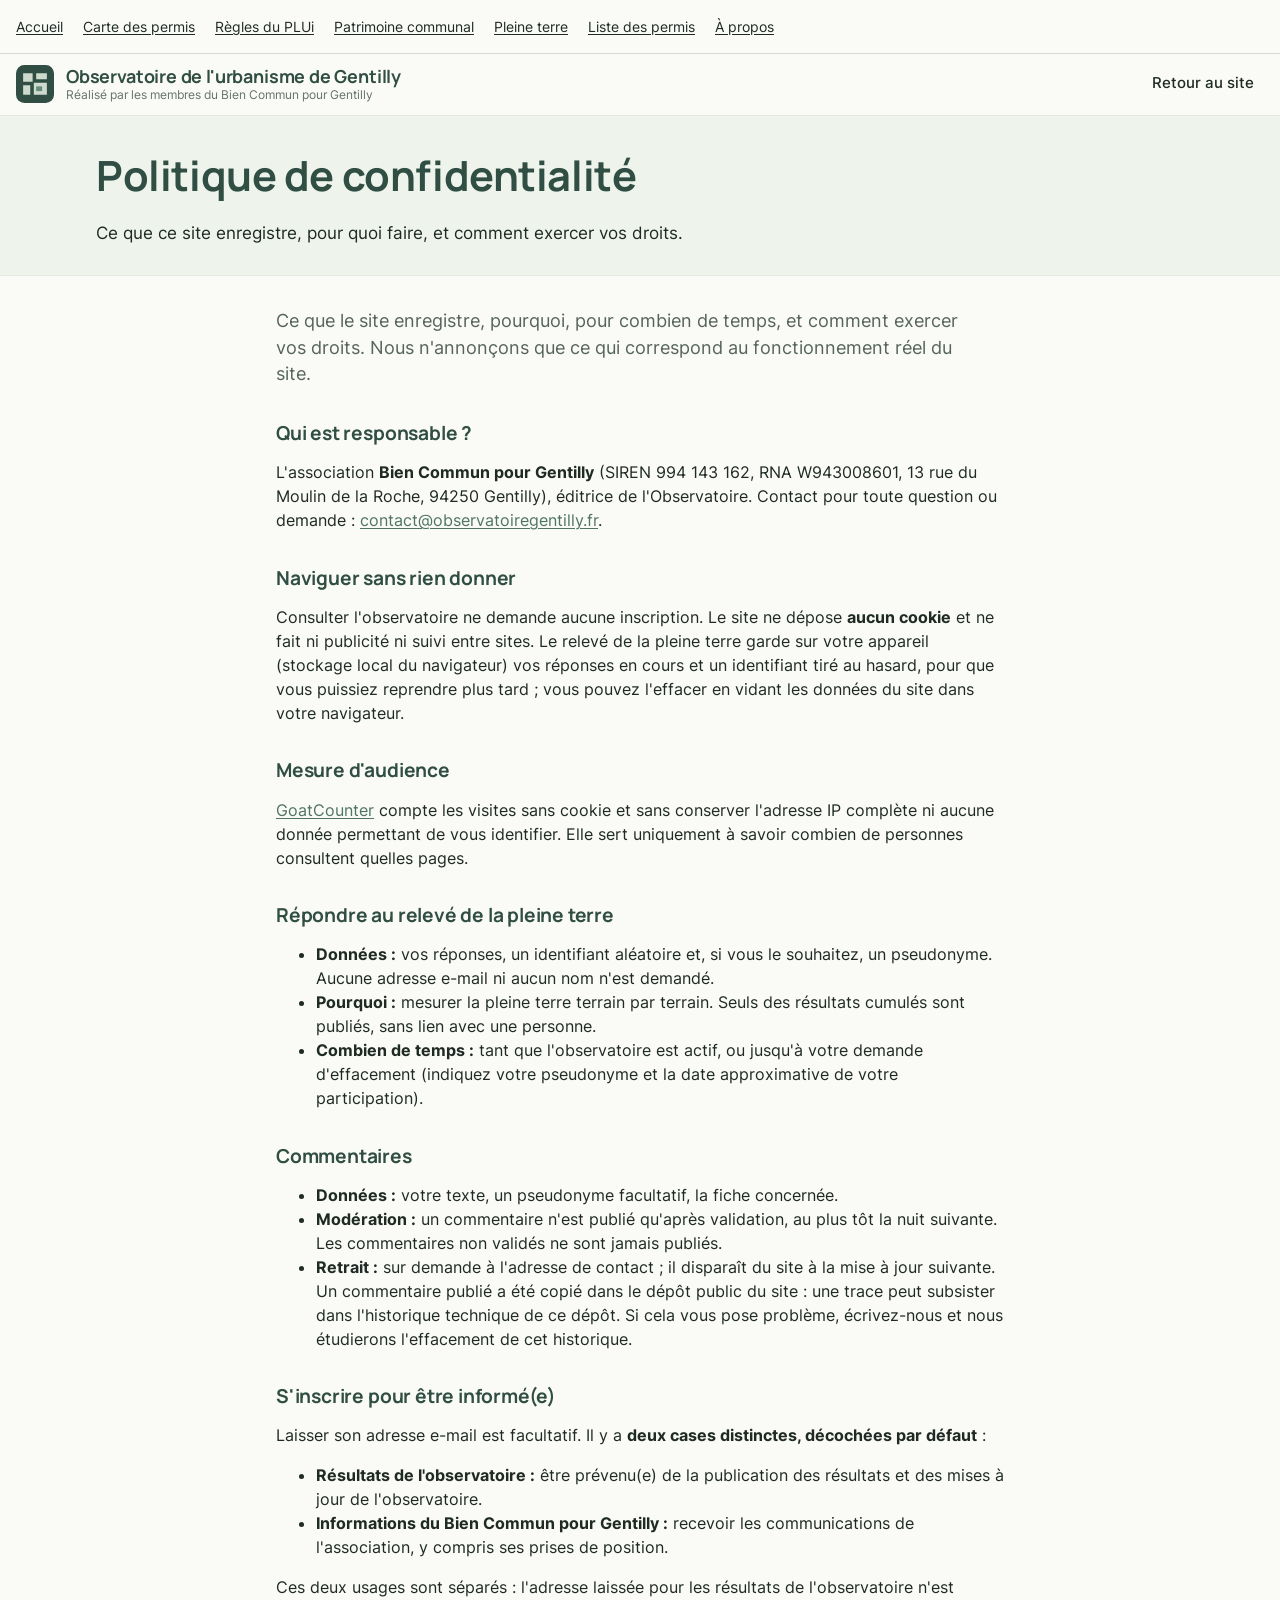
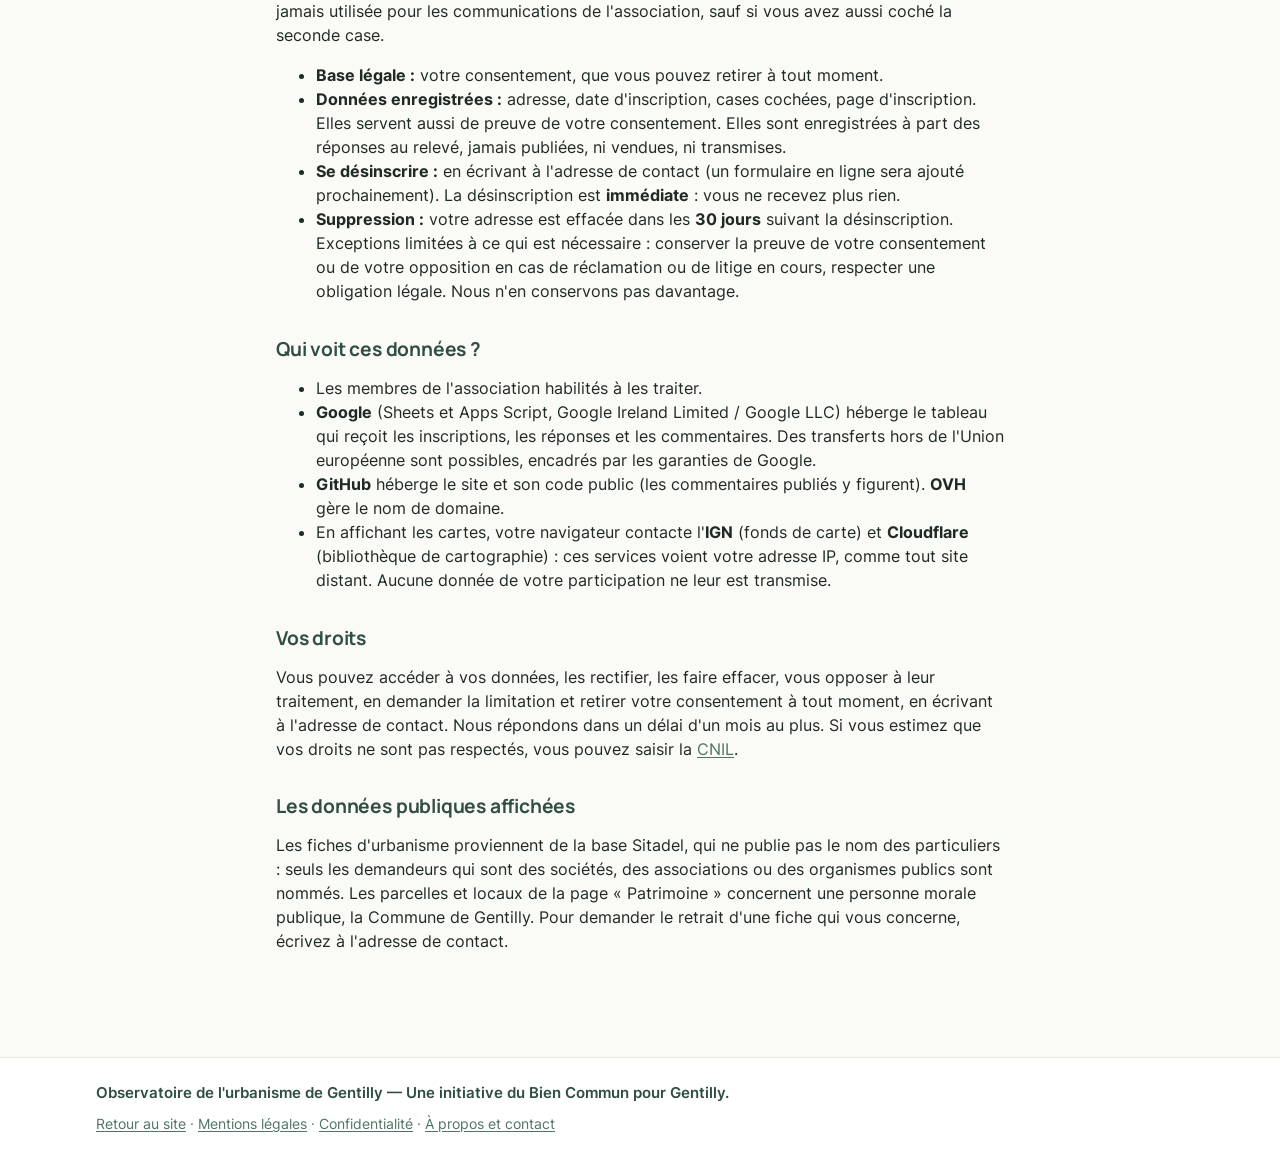
<file: confidentialite.html>
<!doctype html>
<html lang="fr">
<head>
  <meta charset="utf-8">
  <meta name="viewport" content="width=device-width, initial-scale=1">
  <meta http-equiv="Content-Security-Policy" content="default-src 'self'; script-src 'self' https://cdnjs.cloudflare.com https://gc.zgo.at; style-src 'self' 'unsafe-inline' https://cdnjs.cloudflare.com; img-src 'self' data: blob: https://data.geopf.fr https://cdnjs.cloudflare.com https://*.goatcounter.com; font-src 'self'; connect-src 'self' https://*.goatcounter.com; frame-src 'none'; object-src 'none'; base-uri 'self'; form-action 'self'">
  <meta name="referrer" content="strict-origin-when-cross-origin">
  <title>Politique de confidentialité · Observatoire de l'urbanisme de Gentilly</title>
  <meta name="description" content="Données personnelles collectées par l'Observatoire de l'urbanisme de Gentilly : usages, durées, droits.">
  <meta name="theme-color" content="#304e43">
  <link rel="canonical" href="https://urbanisme.observatoiregentilly.fr/confidentialite.html">
<meta property="og:type" content="website">
<meta property="og:site_name" content="Observatoire de l'urbanisme de Gentilly">
<meta property="og:title" content="Politique de confidentialité · Observatoire de l'urbanisme de Gentilly">
<meta property="og:description" content="Données personnelles collectées par l'Observatoire de l'urbanisme de Gentilly : usages, durées, droits.">
<meta property="og:url" content="https://urbanisme.observatoiregentilly.fr/confidentialite.html">
<meta property="og:locale" content="fr_FR">
<meta property="og:image" content="https://urbanisme.observatoiregentilly.fr/assets/partage.png">
<meta property="og:image:width" content="1200">
<meta property="og:image:height" content="630">
<meta property="og:image:alt" content="Observatoire de l'urbanisme de Gentilly">
<meta name="twitter:card" content="summary_large_image">
<link rel="stylesheet" href="assets/style.css">
  <link rel="stylesheet" href="assets/observatoire-vert-equilibre.css">
<style>.nav-sec{display:flex;flex-wrap:wrap;gap:6px 16px;padding:8px 14px;font-size:14px;border-bottom:1px solid rgba(128,128,128,.3)}.nav-sec a{color:inherit;text-decoration:underline;display:inline-block;padding:8px 2px}</style>
</head>
<body>
<nav class="nav-sec" aria-label="Autres rubriques"><a href="/">Accueil</a> <a href="/carte/">Carte des permis</a> <a href="/urbanisme.html">Règles du PLUi</a> <a href="/patrimoine.html">Patrimoine communal</a> <a href="/releve-pleine-terre.html">Pleine terre</a> <a href="/liste/">Liste des permis</a> <a href="/a-propos/">À propos</a></nav>
  <a class="evitement" href="#contenu">Aller au contenu</a>
  <header class="entete">
    <div class="entete-int">
      <a class="marque" href="index.html">
        <svg class="marque-picto" aria-hidden="true" focusable="false" xmlns="http://www.w3.org/2000/svg" viewBox="0 0 32 32"><rect width="32" height="32" rx="7" fill="#304e43"/><path d="M6 7h8v7H6zM17 7h9v5h-9zM6 17h6v8H6zM15 15h11v10H15z" fill="#dfeadd" opacity=".9"/><path d="M17 18h5v4h-5z" fill="#658c79"/><path d="M15.5 13.5 26 13.5" stroke="#304e43" stroke-width="1.2"/></svg><span class="marque-titre"><strong>Observatoire de l'urbanisme de Gentilly</strong><small class="signature-entete">Réalisé par les membres du Bien Commun pour Gentilly</small></span>
      </a>
      <nav class="nav" aria-label="Navigation"><a href="index.html">Retour au site</a></nav>
    </div>
  </header>
  <main id="contenu">
    <div class="bandeau">
      <div class="bandeau-int">
        <h1>Politique de confidentialité</h1>
        <p class="sous-titre">Ce que ce site enregistre, pour quoi faire, et comment exercer vos droits.</p>
      </div>
    </div>
    <div class="conteneur texte">
      <p class="chapeau">Ce que le site enregistre, pourquoi, pour combien de temps, et comment exercer vos droits. Nous n'annonçons que ce qui correspond au fonctionnement réel du site.</p>

      <h2>Qui est responsable ?</h2>
      <p>L'association <strong>Bien Commun pour Gentilly</strong> (SIREN 994 143 162, RNA W943008601, 13 rue du Moulin de la Roche, 94250 Gentilly), éditrice de l'Observatoire. Contact pour toute question ou demande : <a href="mailto:contact@observatoiregentilly.fr">contact@observatoiregentilly.fr</a>.</p>

      <h2>Naviguer sans rien donner</h2>
      <p>Consulter l'observatoire ne demande aucune inscription. Le site ne dépose <strong>aucun cookie</strong> et ne fait ni publicité ni suivi entre sites. Le relevé de la pleine terre garde sur votre appareil (stockage local du navigateur) vos réponses en cours et un identifiant tiré au hasard, pour que vous puissiez reprendre plus tard ; vous pouvez l'effacer en vidant les données du site dans votre navigateur.</p>

      <h2>Mesure d'audience</h2>
      <p><a href="https://www.goatcounter.com" target="_blank" rel="noopener">GoatCounter</a> compte les visites sans cookie et sans conserver l'adresse IP complète ni aucune donnée permettant de vous identifier. Elle sert uniquement à savoir combien de personnes consultent quelles pages.</p>

      <h2>Répondre au relevé de la pleine terre</h2>
      <ul>
        <li><strong>Données :</strong> vos réponses, un identifiant aléatoire et, si vous le souhaitez, un pseudonyme. Aucune adresse e-mail ni aucun nom n'est demandé.</li>
        <li><strong>Pourquoi :</strong> mesurer la pleine terre terrain par terrain. Seuls des résultats cumulés sont publiés, sans lien avec une personne.</li>
        <li><strong>Combien de temps :</strong> tant que l'observatoire est actif, ou jusqu'à votre demande d'effacement (indiquez votre pseudonyme et la date approximative de votre participation).</li>
      </ul>

      <h2>Commentaires</h2>
      <ul>
        <li><strong>Données :</strong> votre texte, un pseudonyme facultatif, la fiche concernée.</li>
        <li><strong>Modération :</strong> un commentaire n'est publié qu'après validation, au plus tôt la nuit suivante. Les commentaires non validés ne sont jamais publiés.</li>
        <li><strong>Retrait :</strong> sur demande à l'adresse de contact ; il disparaît du site à la mise à jour suivante. Un commentaire publié a été copié dans le dépôt public du site : une trace peut subsister dans l'historique technique de ce dépôt. Si cela vous pose problème, écrivez-nous et nous étudierons l'effacement de cet historique.</li>
      </ul>

      <h2>S'inscrire pour être informé(e)</h2>
      <p>Laisser son adresse e-mail est facultatif. Il y a <strong>deux cases distinctes, décochées par défaut</strong> :</p>
      <ul>
        <li><strong>Résultats de l'observatoire :</strong> être prévenu(e) de la publication des résultats et des mises à jour de l'observatoire.</li>
        <li><strong>Informations du Bien Commun pour Gentilly :</strong> recevoir les communications de l'association, y compris ses prises de position.</li>
      </ul>
      <p>Ces deux usages sont séparés : l'adresse laissée pour les résultats de l'observatoire n'est jamais utilisée pour les communications de l'association, sauf si vous avez aussi coché la seconde case.</p>
      <ul>
        <li><strong>Base légale :</strong> votre consentement, que vous pouvez retirer à tout moment.</li>
        <li><strong>Données enregistrées :</strong> adresse, date d'inscription, cases cochées, page d'inscription. Elles servent aussi de preuve de votre consentement. Elles sont enregistrées à part des réponses au relevé, jamais publiées, ni vendues, ni transmises.</li>
        <li><strong>Se désinscrire :</strong> en écrivant à l'adresse de contact (un formulaire en ligne sera ajouté prochainement). La désinscription est <strong>immédiate</strong> : vous ne recevez plus rien.</li>
        <li><strong>Suppression :</strong> votre adresse est effacée dans les <strong>30 jours</strong> suivant la désinscription. Exceptions limitées à ce qui est nécessaire : conserver la preuve de votre consentement ou de votre opposition en cas de réclamation ou de litige en cours, respecter une obligation légale. Nous n'en conservons pas davantage.</li>
      </ul>

      <h2>Qui voit ces données ?</h2>
      <ul>
        <li>Les membres de l'association habilités à les traiter.</li>
        <li><strong>Google</strong> (Sheets et Apps Script, Google Ireland Limited / Google LLC) héberge le tableau qui reçoit les inscriptions, les réponses et les commentaires. Des transferts hors de l'Union européenne sont possibles, encadrés par les garanties de Google.</li>
        <li><strong>GitHub</strong> héberge le site et son code public (les commentaires publiés y figurent). <strong>OVH</strong> gère le nom de domaine.</li>
        <li>En affichant les cartes, votre navigateur contacte l'<strong>IGN</strong> (fonds de carte) et <strong>Cloudflare</strong> (bibliothèque de cartographie) : ces services voient votre adresse IP, comme tout site distant. Aucune donnée de votre participation ne leur est transmise.</li>
      </ul>

      <h2>Vos droits</h2>
      <p>Vous pouvez accéder à vos données, les rectifier, les faire effacer, vous opposer à leur traitement, en demander la limitation et retirer votre consentement à tout moment, en écrivant à l'adresse de contact. Nous répondons dans un délai d'un mois au plus. Si vous estimez que vos droits ne sont pas respectés, vous pouvez saisir la <a href="https://www.cnil.fr/fr/plaintes" target="_blank" rel="noopener">CNIL</a>.</p>

      <h2>Les données publiques affichées</h2>
      <p>Les fiches d'urbanisme proviennent de la base Sitadel, qui ne publie pas le nom des particuliers : seuls les demandeurs qui sont des sociétés, des associations ou des organismes publics sont nommés. Les parcelles et locaux de la page « Patrimoine » concernent une personne morale publique, la Commune de Gentilly. Pour demander le retrait d'une fiche qui vous concerne, écrivez à l'adresse de contact.</p>
    </div>
  </main>
  <footer class="pied">
    <div class="pied-int">
      <p class="signature">Observatoire de l'urbanisme de Gentilly — Une initiative du Bien Commun pour Gentilly.</p>
      <p><a href="index.html">Retour au site</a> · <a href="mentions-legales.html">Mentions légales</a> · <a href="confidentialite.html">Confidentialité</a> · <a href="index.html#a-propos">À propos et contact</a></p>
    </div>
  </footer>
  <script src="data/config.js"></script>
  <script src="assets/mesure.js"></script>
</body>
</html>
</file>
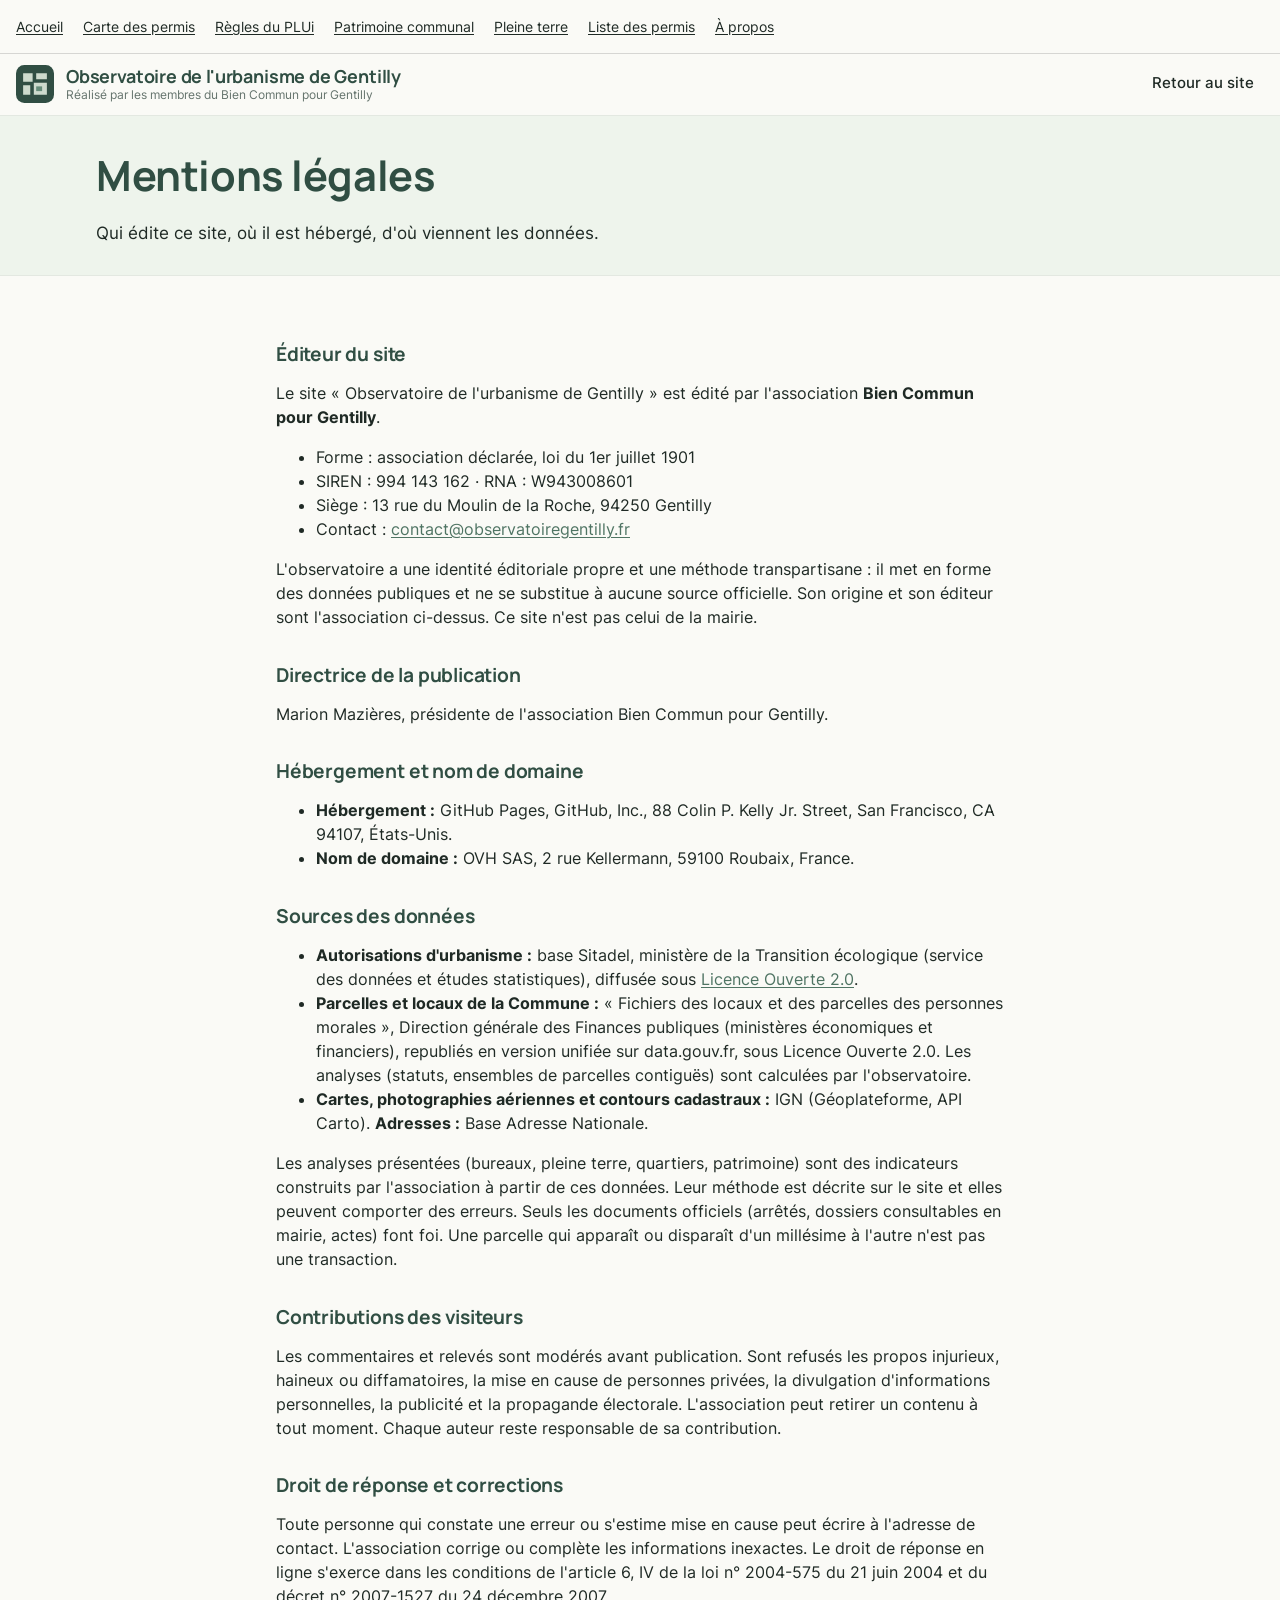
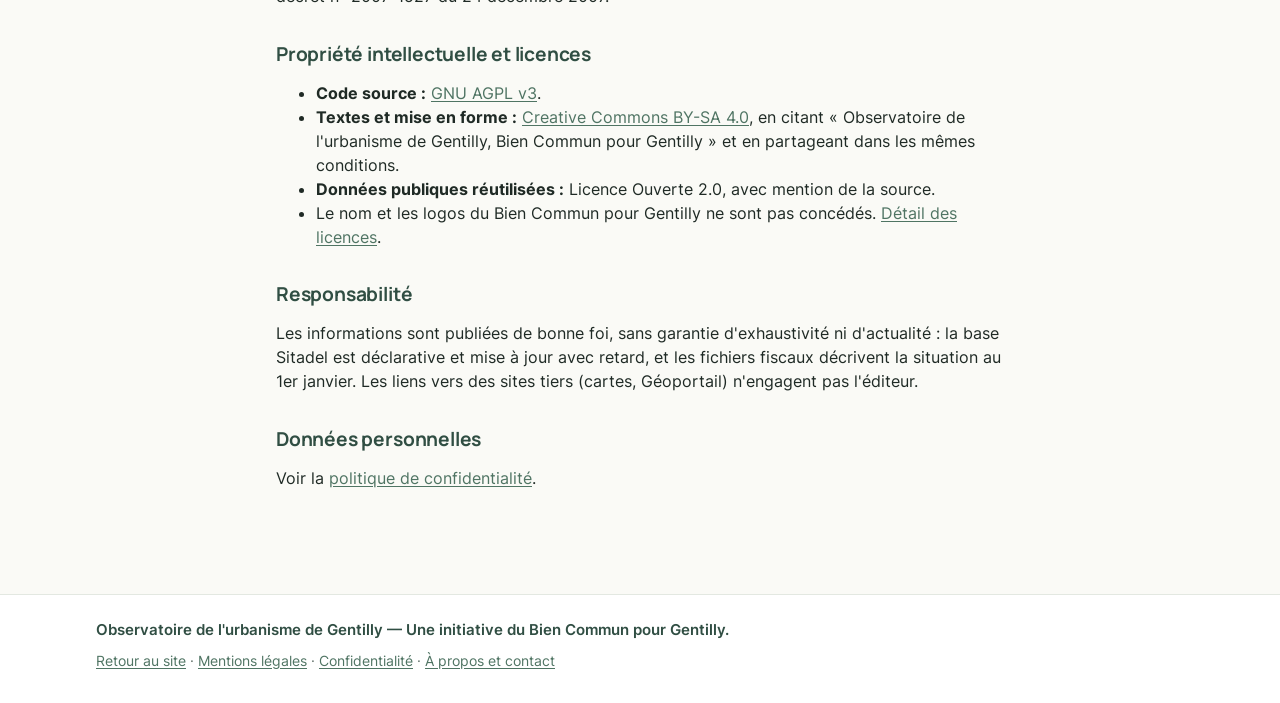
<file: mentions-legales.html>
<!doctype html>
<html lang="fr">
<head>
  <meta charset="utf-8">
  <meta name="viewport" content="width=device-width, initial-scale=1">
  <meta http-equiv="Content-Security-Policy" content="default-src 'self'; script-src 'self' https://cdnjs.cloudflare.com https://gc.zgo.at; style-src 'self' 'unsafe-inline' https://cdnjs.cloudflare.com; img-src 'self' data: blob: https://data.geopf.fr https://cdnjs.cloudflare.com https://*.goatcounter.com; font-src 'self'; connect-src 'self' https://*.goatcounter.com; frame-src 'none'; object-src 'none'; base-uri 'self'; form-action 'self'">
  <meta name="referrer" content="strict-origin-when-cross-origin">
  <title>Mentions légales · Observatoire de l'urbanisme de Gentilly</title>
  <meta name="description" content="Éditeur, directrice de la publication, hébergement, sources et licences de l'Observatoire de l'urbanisme de Gentilly.">
  <meta name="theme-color" content="#304e43">
  <link rel="canonical" href="https://urbanisme.observatoiregentilly.fr/mentions-legales.html">
<meta property="og:type" content="website">
<meta property="og:site_name" content="Observatoire de l'urbanisme de Gentilly">
<meta property="og:title" content="Mentions légales · Observatoire de l'urbanisme de Gentilly">
<meta property="og:description" content="Éditeur, directrice de la publication, hébergement, sources et licences de l'Observatoire de l'urbanisme de Gentilly.">
<meta property="og:url" content="https://urbanisme.observatoiregentilly.fr/mentions-legales.html">
<meta property="og:locale" content="fr_FR">
<meta property="og:image" content="https://urbanisme.observatoiregentilly.fr/assets/partage.png">
<meta property="og:image:width" content="1200">
<meta property="og:image:height" content="630">
<meta property="og:image:alt" content="Observatoire de l'urbanisme de Gentilly">
<meta name="twitter:card" content="summary_large_image">
<link rel="stylesheet" href="assets/style.css">
  <link rel="stylesheet" href="assets/observatoire-vert-equilibre.css">
<style>.nav-sec{display:flex;flex-wrap:wrap;gap:6px 16px;padding:8px 14px;font-size:14px;border-bottom:1px solid rgba(128,128,128,.3)}.nav-sec a{color:inherit;text-decoration:underline;display:inline-block;padding:8px 2px}</style>
</head>
<body>
<nav class="nav-sec" aria-label="Autres rubriques"><a href="/">Accueil</a> <a href="/carte/">Carte des permis</a> <a href="/urbanisme.html">Règles du PLUi</a> <a href="/patrimoine.html">Patrimoine communal</a> <a href="/releve-pleine-terre.html">Pleine terre</a> <a href="/liste/">Liste des permis</a> <a href="/a-propos/">À propos</a></nav>
  <a class="evitement" href="#contenu">Aller au contenu</a>
  <header class="entete">
    <div class="entete-int">
      <a class="marque" href="index.html">
        <svg class="marque-picto" aria-hidden="true" focusable="false" xmlns="http://www.w3.org/2000/svg" viewBox="0 0 32 32"><rect width="32" height="32" rx="7" fill="#304e43"/><path d="M6 7h8v7H6zM17 7h9v5h-9zM6 17h6v8H6zM15 15h11v10H15z" fill="#dfeadd" opacity=".9"/><path d="M17 18h5v4h-5z" fill="#658c79"/><path d="M15.5 13.5 26 13.5" stroke="#304e43" stroke-width="1.2"/></svg><span class="marque-titre"><strong>Observatoire de l'urbanisme de Gentilly</strong><small class="signature-entete">Réalisé par les membres du Bien Commun pour Gentilly</small></span>
      </a>
      <nav class="nav" aria-label="Navigation"><a href="index.html">Retour au site</a></nav>
    </div>
  </header>
  <main id="contenu">
    <div class="bandeau">
      <div class="bandeau-int">
        <h1>Mentions légales</h1>
        <p class="sous-titre">Qui édite ce site, où il est hébergé, d'où viennent les données.</p>
      </div>
    </div>
    <div class="conteneur texte">
      <h2>Éditeur du site</h2>
      <p>Le site « Observatoire de l'urbanisme de Gentilly » est édité par l'association <strong>Bien Commun pour Gentilly</strong>.</p>
      <ul>
        <li>Forme : association déclarée, loi du 1er juillet 1901</li>
        <li>SIREN : 994 143 162 · RNA : W943008601</li>
        <li>Siège : 13 rue du Moulin de la Roche, 94250 Gentilly</li>
        <li>Contact : <a href="mailto:contact@observatoiregentilly.fr">contact@observatoiregentilly.fr</a></li>
      </ul>
      <p>L'observatoire a une identité éditoriale propre et une méthode transpartisane : il met en forme des données publiques et ne se substitue à aucune source officielle. Son origine et son éditeur sont l'association ci-dessus. Ce site n'est pas celui de la mairie.</p>

      <h2>Directrice de la publication</h2>
      <p>Marion Mazières, présidente de l'association Bien Commun pour Gentilly.</p>

      <h2>Hébergement et nom de domaine</h2>
      <ul>
        <li><strong>Hébergement :</strong> GitHub Pages, GitHub, Inc., 88 Colin P. Kelly Jr. Street, San Francisco, CA 94107, États-Unis.</li>
        <li><strong>Nom de domaine :</strong> OVH SAS, 2 rue Kellermann, 59100 Roubaix, France.</li>
      </ul>

      <h2>Sources des données</h2>
      <ul>
        <li><strong>Autorisations d'urbanisme :</strong> base Sitadel, ministère de la Transition écologique (service des données et études statistiques), diffusée sous <a href="https://www.etalab.gouv.fr/licence-ouverte-open-licence/" target="_blank" rel="noopener">Licence Ouverte 2.0</a>.</li>
        <li><strong>Parcelles et locaux de la Commune :</strong> « Fichiers des locaux et des parcelles des personnes morales », Direction générale des Finances publiques (ministères économiques et financiers), republiés en version unifiée sur data.gouv.fr, sous Licence Ouverte 2.0. Les analyses (statuts, ensembles de parcelles contiguës) sont calculées par l'observatoire.</li>
        <li><strong>Cartes, photographies aériennes et contours cadastraux :</strong> IGN (Géoplateforme, API Carto). <strong>Adresses :</strong> Base Adresse Nationale.</li>
      </ul>
      <p>Les analyses présentées (bureaux, pleine terre, quartiers, patrimoine) sont des indicateurs construits par l'association à partir de ces données. Leur méthode est décrite sur le site et elles peuvent comporter des erreurs. Seuls les documents officiels (arrêtés, dossiers consultables en mairie, actes) font foi. Une parcelle qui apparaît ou disparaît d'un millésime à l'autre n'est pas une transaction.</p>

      <h2>Contributions des visiteurs</h2>
      <p>Les commentaires et relevés sont modérés avant publication. Sont refusés les propos injurieux, haineux ou diffamatoires, la mise en cause de personnes privées, la divulgation d'informations personnelles, la publicité et la propagande électorale. L'association peut retirer un contenu à tout moment. Chaque auteur reste responsable de sa contribution.</p>

      <h2>Droit de réponse et corrections</h2>
      <p>Toute personne qui constate une erreur ou s'estime mise en cause peut écrire à l'adresse de contact. L'association corrige ou complète les informations inexactes. Le droit de réponse en ligne s'exerce dans les conditions de l'article 6, IV de la loi n° 2004-575 du 21 juin 2004 et du décret n° 2007-1527 du 24 décembre 2007.</p>

      <h2>Propriété intellectuelle et licences</h2>
      <ul>
        <li><strong>Code source :</strong> <a href="https://www.gnu.org/licenses/agpl-3.0.fr.html" target="_blank" rel="noopener">GNU AGPL v3</a>.</li>
        <li><strong>Textes et mise en forme :</strong> <a href="https://creativecommons.org/licenses/by-sa/4.0/deed.fr" target="_blank" rel="noopener">Creative Commons BY-SA 4.0</a>, en citant « Observatoire de l'urbanisme de Gentilly, Bien Commun pour Gentilly » et en partageant dans les mêmes conditions.</li>
        <li><strong>Données publiques réutilisées :</strong> Licence Ouverte 2.0, avec mention de la source.</li>
        <li>Le nom et les logos du Bien Commun pour Gentilly ne sont pas concédés. <a href="https://github.com/biencommunpourgentilly-bcg/observatoire-gentilly/blob/main/LICENCE.md" target="_blank" rel="noopener">Détail des licences</a>.</li>
      </ul>

      <h2>Responsabilité</h2>
      <p>Les informations sont publiées de bonne foi, sans garantie d'exhaustivité ni d'actualité : la base Sitadel est déclarative et mise à jour avec retard, et les fichiers fiscaux décrivent la situation au 1er janvier. Les liens vers des sites tiers (cartes, Géoportail) n'engagent pas l'éditeur.</p>

      <h2>Données personnelles</h2>
      <p>Voir la <a href="confidentialite.html">politique de confidentialité</a>.</p>
    </div>
  </main>
  <footer class="pied">
    <div class="pied-int">
      <p class="signature">Observatoire de l'urbanisme de Gentilly — Une initiative du Bien Commun pour Gentilly.</p>
      <p><a href="index.html">Retour au site</a> · <a href="mentions-legales.html">Mentions légales</a> · <a href="confidentialite.html">Confidentialité</a> · <a href="index.html#a-propos">À propos et contact</a></p>
    </div>
  </footer>
  <script src="data/config.js"></script>
  <script src="assets/mesure.js"></script>
</body>
</html>
</file>
<file: assets/style.css>
/* Observatoire de l'urbanisme de Gentilly — feuille de style
   Palette : bleu roi #3155a6 (aplats, titres), cyan #00c0f3 (éléments graphiques),
   rouge (avec parcimonie), blanc (texte sur fond bleu, respiration).
   Typographie : Arial, titres en Arial très gras. Obliques montantes de gauche à droite. */

:root {
  color-scheme: light;
  --bleu: #3155a6;
  --bleu-fonce: #253f7c;
  --bleu-pale: #eaeff8;
  --cyan: #00c0f3;
  --rouge: #e30613;
  --blanc: #ffffff;
  --fond: #ffffff;
  --surface: #ffffff;
  --surface-2: #f3f5fa;
  --encre: #1b1d24;
  --encre-2: #4a4f5c;
  --encre-3: #6a7080;
  --trait: #dfe3ec;
  --trait-fort: #c3cad8;
  --accent: var(--bleu);
  --accent-fond: var(--bleu-pale);
  /* Couleurs des catégories sur la carte (palette validée pour les daltonismes) */
  --c-habitat: #3155a6;
  --c-activites: #00c0f3;
  --c-demolition: #e30613;
  --c-amenagement: #5f6575;
  --ombre: 0 1px 2px rgba(27, 29, 36, .06), 0 6px 18px rgba(27, 29, 36, .08);
  --police: Arial, "Helvetica Neue", Helvetica, sans-serif;
  --police-titre: "Arial Black", "Arial Bold", Gadget, Arial, sans-serif;
  --oblique: 48px;
}

* { box-sizing: border-box; }
html { -webkit-text-size-adjust: 100%; }
body { margin: 0; background: var(--fond); color: var(--encre); font: 16px/1.5 var(--police); }
a { color: var(--bleu); text-underline-offset: 2px; }
:focus-visible { outline: 3px solid var(--cyan); outline-offset: 2px; }
h1, h2, h3 { font-family: var(--police-titre); font-weight: 900; line-height: 1.05; margin: 0 0 .5em; color: var(--bleu); }
h1 { font-size: clamp(1.9rem, 4.5vw, 3rem); letter-spacing: -.01em; }
h2 { font-size: 1.2rem; }
h3 { font-size: 1rem; }
[hidden] { display: none !important; }

.evitement { position: absolute; left: -999px; top: 0; background: var(--blanc); padding: 8px 12px; z-index: 2000; }
.evitement:focus { left: 8px; }

.conteneur { max-width: 1120px; margin: 0 auto; padding: 32px 16px 48px; }
.conteneur.large { max-width: 1280px; padding-top: 16px; }
.conteneur.texte { max-width: 760px; }
.conteneur.texte h2 { margin-top: 1.8em; }
.chapeau { font-size: 1.1rem; color: var(--encre-2); max-width: 64ch; margin: 0 0 20px; }
.note { color: var(--encre-3); font-size: .875rem; margin: 0; }
.a-completer { background: #fff3c4; color: #5a4300; padding: 0 4px; }

/* ------------------------------------------------------------ En-tête (aplat bleu, bord oblique) */
.entete { position: sticky; top: 0; z-index: 1000; background: var(--bleu); color: var(--blanc); padding-bottom: 14px; clip-path: polygon(0 0, 100% 0, 100% calc(100% - 14px), 0 100%); }
.entete-int { max-width: 1280px; margin: 0 auto; padding: 10px 16px 4px; display: flex; align-items: center; gap: 16px; }
.marque { display: flex; align-items: center; gap: 18px; color: var(--blanc); text-decoration: none; margin-right: auto; }
.marque-titre { display: flex; flex-direction: column; line-height: 1; }
.marque-titre small { font-size: .78rem; letter-spacing: .02em; }
.marque-titre .signature-entete { font-size: .68rem; margin-top: 3px; opacity: .85; }
.marque-titre strong { font-family: var(--police-titre); font-weight: 900; font-size: 1.55rem; letter-spacing: .01em; }
.nav { display: flex; gap: 2px; flex-wrap: wrap; }
.nav a { color: var(--blanc); text-decoration: none; padding: 8px 12px; font-weight: 700; font-size: .95rem; border-bottom: 3px solid transparent; }
.nav a:hover { border-bottom-color: rgba(255, 255, 255, .5); }
.nav a[aria-current="page"] { border-bottom-color: var(--cyan); }
.menu-bouton { display: none; }
@media (max-width: 1140px) {
  .menu-bouton { display: block; background: none; border: 2px solid var(--blanc); color: var(--blanc); padding: 6px 12px; font: 700 .95rem var(--police); }
  .nav { display: none; position: absolute; left: 0; right: 0; top: 100%; background: var(--bleu); flex-direction: column; padding: 4px 16px 16px; }
  .nav.ouvert { display: flex; }
  .entete { clip-path: none; padding-bottom: 0; }
  .entete-int { padding-bottom: 10px; }
}

/* ------------------------------------------------------------ Héros d'accueil et bandeaux */
.heros, .bandeau { background: var(--bleu); color: var(--blanc); clip-path: polygon(0 0, 100% 0, 100% calc(100% - var(--oblique)), 0 100%); margin-top: -14px; }
.heros-int { max-width: 1120px; margin: 0 auto; padding: 56px 16px calc(var(--oblique) + 56px); }
.heros h1, .bandeau h1 { color: var(--blanc); }
.heros h1 { font-size: clamp(2.6rem, 7vw, 5.6rem); line-height: .95; margin-bottom: 20px; }
.heros .avant { display: block; font-size: .45em; line-height: 1.1; margin-bottom: .12em; }
.heros .ancre { display: block; text-transform: uppercase; }
.surtitre { margin: 0 0 10px; font-weight: 700; font-size: 1.05rem; }
.heros .sous-titre, .bandeau .sous-titre { font-size: 1.15rem; max-width: 60ch; margin: 0 0 28px; line-height: 1.45; }
.pour { font-family: var(--police-titre); font-weight: 900; color: var(--cyan); letter-spacing: .02em; }
.bandeau-int { max-width: 1120px; margin: 0 auto; padding: 40px 16px calc(var(--oblique) + 26px); }
.bandeau .sous-titre { margin-bottom: 0; }
.sous-heros { padding-top: 8px; }
@media (max-width: 860px) {
  :root { --oblique: 28px; }
  .heros-int { padding-top: 40px; }
  .heros, .bandeau { margin-top: 0; }
}

/* Boutons */
.actions { display: flex; gap: 12px; flex-wrap: wrap; }
.bouton { display: inline-block; padding: 12px 20px; text-decoration: none; font-family: var(--police-titre); font-weight: 900; text-transform: uppercase; font-size: .9rem; letter-spacing: .02em; border: 2px solid var(--bleu); background: var(--bleu); color: var(--blanc); }
.bouton.blanc { background: var(--blanc); border-color: var(--blanc); color: var(--bleu); }
.bouton.contour { background: transparent; border-color: var(--blanc); color: var(--blanc); }
.bouton:hover { filter: brightness(1.08); }

/* Tuiles de chiffres */
.tuiles { display: grid; grid-template-columns: repeat(auto-fit, minmax(180px, 1fr)); gap: 12px; margin-bottom: 24px; }
.tuiles:empty { display: none; }
.tuile { background: var(--surface); border: 1px solid var(--trait); border-top: 4px solid var(--cyan); padding: 16px; }
.tuile .valeur { font-family: var(--police-titre); font-weight: 900; font-size: 2rem; line-height: 1.1; color: var(--bleu); }
.tuile .libelle { color: var(--encre-2); font-size: .9rem; margin-top: 4px; }
@media (max-width: 760px) { .tuiles { grid-template-columns: repeat(2, minmax(0, 1fr)); } .tuile .valeur { font-size: 1.6rem; } }

.grille-accueil { display: grid; grid-template-columns: 3fr 2fr; gap: 16px; align-items: start; }
@media (max-width: 900px) { .grille-accueil { grid-template-columns: 1fr; } }
.bloc { background: var(--surface); border: 1px solid var(--trait); padding: 20px; margin: 0; }
.bloc h2 { margin-bottom: 6px; }
.lien-suite { display: inline-block; margin-top: 12px; font-weight: 700; text-decoration: none; }
.avertissement { margin-top: 28px; color: var(--encre-3); font-size: .875rem; max-width: 80ch; }

/* Graphique en barres */
.graphique figcaption { margin-bottom: 12px; }
.graphique-zone { position: relative; }
.graphique-zone svg { display: block; width: 100%; height: auto; overflow: visible; }
.graphique-zone .grille-ligne { stroke: var(--trait); stroke-width: 1; }
.graphique-zone .axe { stroke: var(--trait-fort); stroke-width: 1; }
.graphique-zone text { fill: var(--encre-3); font: 12px var(--police); font-variant-numeric: tabular-nums; }
.graphique-zone text.valeur-barre { fill: var(--bleu); font-weight: 700; }
.graphique-zone .barre { fill: var(--bleu); }
.graphique-zone .barre.partielle { fill: url(#hachures); stroke: var(--bleu); stroke-width: 1.5; }
.graphique-zone .cible { fill: transparent; }
.graphique-zone .barre.survol { fill: var(--cyan); }

#graphique-pleine-terre { overflow-x: auto; }
@media (max-width: 760px) { #graphique-pleine-terre svg { min-width: 720px; } }
.graphique-zone .barre-haut { fill: var(--bleu); }
.graphique-zone .barre-bas { fill: var(--cyan); }
.graphique-zone .barre-perte { fill: var(--rouge); }
.graphique-zone .barre-gain { fill: var(--cyan); }
.graphique-zone .etiquette-projet { fill: var(--encre); font-size: 12.5px; }
.graphique-zone .ligne-projet { cursor: pointer; }
.graphique-zone .ligne-projet:hover .cible { fill: var(--bleu-pale); }
.graphique-zone .ligne-projet:hover .etiquette-projet { fill: var(--bleu); font-weight: 700; }
.legende-graphique { display: flex; gap: 16px; flex-wrap: wrap; font-size: .85rem; color: var(--encre-2); margin-bottom: 8px; }
.legende-graphique span { display: inline-flex; align-items: center; gap: 6px; }
.legende-graphique i { width: 12px; height: 12px; background: var(--c); display: inline-block; }

/* Encarts « Bureaux » et « Pleine terre » de l'accueil */
.focus { display: grid; grid-template-columns: 1fr 1fr; gap: 16px; margin-bottom: 24px; }
.focus-bloc { position: relative; display: flex; flex-direction: column; gap: 10px; background: var(--bleu); color: var(--blanc); text-decoration: none; padding: 24px 24px 22px; clip-path: polygon(0 10px, 100% 0, 100% 100%, 0 100%); }
.focus-bloc:hover { background: var(--bleu-fonce); }
.focus-titre { font-family: var(--police-titre); font-weight: 900; font-size: 1.6rem; text-transform: uppercase; line-height: 1; margin-top: 6px; }
.focus-texte { font-size: 1.02rem; line-height: 1.45; }
.focus-texte b { color: var(--cyan); font-family: var(--police-titre); font-weight: 900; }
.focus-lien { font-weight: 700; margin-top: auto; }
@media (max-width: 760px) { .focus { grid-template-columns: 1fr; } }

.titre-section { margin-top: 36px; }
.lien-carte { margin: 24px 0 0; }
.chiffre-cle { font-family: var(--police-titre); font-weight: 900; color: var(--bleu); font-size: 1.35rem; margin-top: 8px; line-height: 1.15; }
.chiffre-cle small { font-family: var(--police); font-weight: 400; font-size: .85rem; color: var(--encre-2); }
.encadre { margin-top: 32px; border-left: 5px solid var(--cyan); }
.encadre p { margin: 0 0 .8em; }
.perte { color: var(--rouge); }
.gain { color: #00799b; }
.tableau td.perte { color: var(--rouge); font-weight: 700; }

/* Fiche : végétation */
.bloc-theme { border-top: 4px solid var(--cyan); }
.avant-apres { display: grid; grid-template-columns: 1fr 1fr; gap: 10px; margin: 14px 0 10px; }
.avant-apres figure { margin: 0; }
.avant-apres figcaption { font-size: .82rem; color: var(--encre-2); margin-top: 4px; font-weight: 700; }
.carte-photo { height: 200px; background: var(--surface-2); }
@media (max-width: 560px) { .carte-photo { height: 150px; } }

/* Infobulle */
.infobulle { position: fixed; z-index: 3000; pointer-events: none; background: var(--surface); color: var(--encre); border: 1px solid var(--trait-fort); box-shadow: var(--ombre); padding: 8px 10px; font-size: .85rem; max-width: 260px; }
.infobulle strong { display: block; color: var(--bleu); }

/* Listes de cartes */
.liste-cartes { list-style: none; margin: 0; padding: 0; display: flex; flex-direction: column; gap: 8px; }
.liste-cartes.grille { display: grid; grid-template-columns: repeat(auto-fill, minmax(300px, 1fr)); gap: 14px; }
.carte-permis { display: block; background: var(--surface); border: 1px solid var(--trait); border-left: 5px solid var(--c, var(--trait-fort)); padding: 12px 14px; color: var(--encre); text-decoration: none; height: 100%; }
.carte-permis:hover, .carte-permis:focus-visible, .carte-permis.actif { border-color: var(--trait-fort); border-left-color: var(--c); box-shadow: var(--ombre); }
.carte-permis .ligne-haut { display: flex; justify-content: space-between; gap: 8px; color: var(--encre-3); font-size: .8rem; }
.carte-permis .adresse { font-weight: 700; margin: 2px 0; color: var(--bleu); }
.carte-permis .demandeur { color: var(--encre-2); font-size: .9rem; }
.carte-permis .chiffres { display: flex; gap: 14px; flex-wrap: wrap; margin-top: 6px; font-size: .9rem; }
.liste-cartes.compacte .carte-permis { padding: 10px 12px; }
.liste-cartes.grille .carte-permis { padding: 16px; }
.liste-cartes.grille .adresse { font-family: var(--police-titre); font-weight: 900; font-size: 1.1rem; line-height: 1.15; margin: 4px 0; }

/* Pastilles */
.pastille { display: inline-flex; align-items: center; gap: 5px; font-size: .78rem; font-weight: 700; padding: 3px 8px; background: var(--surface-2); color: var(--encre-2); white-space: nowrap; }
.pastille .point { width: 9px; height: 9px; border-radius: 50%; background: var(--c, var(--encre-3)); box-shadow: 0 0 0 1px rgba(27, 29, 36, .35); }
.pastille.etat-annule { text-decoration: line-through; }
.pastille.gp { background: var(--bleu); color: var(--blanc); text-transform: uppercase; letter-spacing: .03em; }
.pastilles { display: flex; gap: 6px; flex-wrap: wrap; }

/* Filtres */
.filtres-zone { background: var(--surface-2); border-bottom: 1px solid var(--trait); }
.filtres { max-width: 1280px; margin: 0 auto; padding: 10px 16px; display: flex; gap: 10px 14px; flex-wrap: wrap; align-items: end; }
.filtres label { display: flex; flex-direction: column; font-size: .75rem; color: var(--encre-2); font-weight: 700; gap: 3px; }
.filtres input[type="search"], .filtres select { font: inherit; font-size: .9rem; font-weight: 400; color: var(--encre); background: var(--blanc); border: 1px solid var(--trait-fort); padding: 7px 10px; min-width: 0; }
.filtres input[type="search"] { width: 240px; }
.filtres .case { flex-direction: row; align-items: center; gap: 6px; font-size: .9rem; color: var(--encre); padding-bottom: 8px; }
.filtres .reinit { background: none; border: none; color: var(--bleu); font: 700 .9rem var(--police); cursor: pointer; padding: 8px 4px; }
.legende { display: flex; gap: 12px; flex-wrap: wrap; font-size: .85rem; color: var(--encre-2); align-items: center; padding-bottom: 8px; margin-left: auto; }
.legende span { display: inline-flex; align-items: center; gap: 6px; }
.legende i { width: 12px; height: 12px; border-radius: 50%; background: var(--c); display: inline-block; border: 2px solid var(--blanc); box-shadow: 0 0 0 1px rgba(27, 29, 36, .55); }
.bouton-filtres { display: none; }
@media (max-width: 700px) {
  .filtres { display: grid; grid-template-columns: 1fr 1fr; gap: 8px 10px; align-items: end; }
  .filtres input[type="search"] { width: 100%; }
  .filtres label.recherche { grid-column: 1 / -1; }
  .bouton-filtres { display: block; justify-self: start; font: 700 .9rem var(--police); background: var(--bleu); color: var(--blanc); border: none; padding: 8px 14px; }
  .filtres .plus { display: none; }
  .filtres.ouvert .plus { display: flex; }
  .filtres select { width: 100%; }
  .legende { grid-column: 1 / -1; margin-left: 0; gap: 4px 12px; font-size: .8rem; padding-bottom: 4px; }
}

/* Carte */
.carte-mise-en-page { display: grid; grid-template-columns: 1fr 360px; height: calc(100vh - 150px); min-height: 520px; }
.carte { height: 100%; background: var(--surface-2); }
.carte-liste { overflow-y: auto; border-left: 1px solid var(--trait); padding: 12px; background: var(--surface-2); }
.compteur { color: var(--encre-2); font-size: .9rem; font-weight: 700; margin: 0 0 10px; }
@media (max-width: 900px) {
  .carte-mise-en-page { grid-template-columns: 1fr; height: auto; }
  .carte { height: 65vh; }
  .carte-liste { border-left: none; border-top: 1px solid var(--trait); }
}
.leaflet-container { font: 14px/1.4 var(--police); }
.carte, .fiche-carte, .carte-photo { isolation: isolate; } /* les contrôles de la carte restent sous l'en-tête */
.fond-plan { filter: grayscale(.9) brightness(1.05) contrast(.9); }
.leaflet-popup-content { margin: 12px 14px; min-width: 220px; }
.leaflet-popup-content-wrapper { border-radius: 4px; }
.popup-permis + .popup-permis { border-top: 1px solid var(--trait); margin-top: 8px; padding-top: 8px; }
.popup-permis .type { color: var(--encre-3); font-size: .8rem; }
.popup-permis strong { display: block; color: var(--bleu); }
.popup-permis a { font-weight: 700; }

/* Liste / tableau */
.liste-entete { display: flex; justify-content: space-between; align-items: baseline; gap: 12px; flex-wrap: wrap; }
.telechargements { font-size: .9rem; color: var(--encre-2); }
.table-defile { overflow-x: auto; background: var(--surface); border: 1px solid var(--trait); }
.tableau { width: 100%; border-collapse: collapse; font-size: .92rem; }
.tableau th, .tableau td { text-align: left; padding: 9px 12px; border-bottom: 1px solid var(--trait); vertical-align: top; }
.tableau th { position: sticky; top: 0; background: var(--bleu); color: var(--blanc); font-size: .8rem; }
.tableau th button { all: unset; cursor: pointer; font-weight: 700; }
.tableau th button:focus-visible { outline: 2px solid var(--cyan); }
.tableau th button::after { content: ""; margin-left: 4px; }
.tableau th[aria-sort="ascending"] button::after { content: "▲"; font-size: .7em; color: var(--cyan); }
.tableau th[aria-sort="descending"] button::after { content: "▼"; font-size: .7em; color: var(--cyan); }
.tableau .num { text-align: right; font-variant-numeric: tabular-nums; }
.tableau td.date { white-space: nowrap; font-variant-numeric: tabular-nums; }
.tableau tbody tr { cursor: pointer; }
.tableau tbody tr:hover { background: var(--bleu-pale); }
.tableau td a { color: var(--bleu); font-weight: 700; text-decoration: none; }
.tableau td a:hover { text-decoration: underline; }
.tableau .gp-marque { display: inline-block; background: var(--bleu); color: var(--blanc); font-size: .68rem; font-weight: 700; padding: 1px 5px; margin-left: 6px; vertical-align: 1px; }

.maj-releve { margin: -8px 0 16px; }

/* Commentaires des fiches */
.commentaire { border-left: 3px solid var(--cyan); padding: 2px 0 2px 12px; margin-bottom: 12px; }
.commentaire p { margin: 0 0 4px; }
.form-commentaire { display: flex; flex-direction: column; gap: 6px; align-items: flex-start; margin-top: 8px; }
.form-commentaire label { font-weight: 700; font-size: .9rem; }
.form-commentaire textarea, .form-commentaire input { font: inherit; width: 100%; padding: 8px 10px; border: 1px solid var(--trait-fort); }
.form-commentaire button { cursor: pointer; }

/* Gentilly autrefois */
.autrefois-outils { display: flex; justify-content: space-between; align-items: end; gap: 12px; flex-wrap: wrap; margin-bottom: 10px; }
.autrefois-outils label { display: flex; flex-direction: column; gap: 3px; font-size: .8rem; font-weight: 700; color: var(--encre-2); }
.autrefois-outils select { font: inherit; font-size: .95rem; font-weight: 400; padding: 7px 10px; border: 1px solid var(--trait-fort); background: var(--blanc); color: var(--encre); }
.autrefois-etiquettes { font-size: .95rem; color: var(--encre-2); }
.autrefois-etiquettes b { color: var(--bleu); }
.autrefois-carte-zone { position: relative; }
.carte-autrefois { height: min(70vh, 620px); background: var(--surface-2); isolation: isolate; }
.autrefois-ligne { position: absolute; top: 0; bottom: 0; width: 0; border-left: 3px solid var(--blanc); box-shadow: 0 0 0 1px rgba(0, 0, 0, .25); pointer-events: none; z-index: 500; transform: translateX(-1.5px); }
.autrefois-ligne span { position: absolute; top: 50%; left: 50%; transform: translate(-50%, -50%); background: var(--bleu); color: var(--blanc); font-weight: 700; padding: 4px 8px; border-radius: 999px; font-size: .9rem; }
#autrefois-curseur { width: 100%; margin: 10px 0 0; accent-color: var(--bleu); height: 28px; }
.lieux { list-style: none; padding: 0; margin: 0; display: grid; grid-template-columns: repeat(auto-fill, minmax(280px, 1fr)); gap: 10px; }
.lieux li { background: var(--surface); border: 1px solid var(--trait); border-left: 5px solid var(--cyan); padding: 12px 14px; }
.lieu { all: unset; cursor: pointer; display: flex; flex-direction: column; gap: 4px; }
.lieu:focus-visible { outline: 3px solid var(--cyan); }
.lieu-adresse { font-family: var(--police-titre); font-weight: 900; color: var(--bleu); }
.lieu-texte { font-size: .88rem; color: var(--encre-2); }
.lieu-fiche { display: inline-block; margin-top: 6px; font-size: .85rem; font-weight: 700; }
@media (max-width: 760px) { .carte-autrefois { height: 60vh; } }

/* Grands projets regroupés par quartier */
.gp-quartiers { list-style: none; margin: 0; padding: 0; display: grid; gap: 28px; }
.gp-quartier h2 { margin-bottom: 12px; }
.gp-quartier h2 small { font-family: var(--police); font-weight: 400; font-size: .9rem; color: var(--encre-2); margin-left: 6px; }

/* Segments (choix de période) */
.segments { display: inline-flex; border: 2px solid var(--bleu); margin-bottom: 20px; }
.segments button { font: 700 .9rem var(--police); background: var(--blanc); color: var(--bleu); border: none; padding: 7px 14px; cursor: pointer; }
.segments button + button { border-left: 2px solid var(--bleu); }
.segments button[aria-pressed="true"] { background: var(--bleu); color: var(--blanc); }

/* Fiche */
.retour { display: inline-block; margin-bottom: 16px; text-decoration: none; font-weight: 700; }
.fiche-entete { display: flex; flex-direction: column; gap: 8px; margin-bottom: 20px; }
.fiche-entete h1 { margin: 0; }
.fiche-entete .sous-titre { color: var(--encre-2); margin: 0; }
.fiche-grille { display: grid; grid-template-columns: 1fr 380px; gap: 16px; align-items: start; }
@media (max-width: 900px) { .fiche-grille { grid-template-columns: 1fr; } }
.fiche-chiffres { display: grid; grid-template-columns: repeat(auto-fit, minmax(140px, 1fr)); gap: 10px; margin-bottom: 16px; }
.fiche-chiffres .tuile .valeur { font-size: 1.5rem; }
.etapes { list-style: none; padding: 0; margin: 0 0 4px; display: grid; grid-template-columns: repeat(4, 1fr); }
.etapes li { position: relative; padding: 18px 8px 0 0; font-size: .85rem; color: var(--encre-3); }
.etapes li::before { content: ""; position: absolute; top: 5px; left: 0; right: 0; height: 2px; background: var(--trait-fort); }
.etapes li::after { content: ""; position: absolute; top: 0; left: 0; width: 12px; height: 12px; border-radius: 50%; background: var(--blanc); border: 2px solid var(--trait-fort); }
.etapes li.fait { color: var(--encre); }
.etapes li.fait::before { background: var(--cyan); }
.etapes li.fait::after { background: var(--bleu); border-color: var(--bleu); }
.etapes li:last-child::before { right: auto; width: 12px; }
.etapes b { display: block; font-size: .8rem; color: var(--encre-3); }
.etapes li.fait b { color: var(--bleu); }
@media (max-width: 560px) { .etapes { grid-template-columns: repeat(2, 1fr); row-gap: 12px; } }
.details { width: 100%; border-collapse: collapse; font-size: .92rem; }
.details th, .details td { text-align: left; padding: 7px 0; border-bottom: 1px solid var(--trait); vertical-align: top; }
.details th { color: var(--encre-2); font-weight: 400; width: 46%; padding-right: 12px; }
.details td { font-variant-numeric: tabular-nums; }
.fiche-carte { height: 300px; overflow: hidden; border: 1px solid var(--trait); margin-bottom: 10px; }
.liens-ext { list-style: none; padding: 0; margin: 0; font-size: .92rem; }
.liens-ext li { padding: 4px 0; }
.bloc + .bloc { margin-top: 16px; }
.complement { border-top: 4px solid var(--cyan); }
.complement p { margin: 0 0 .8em; }
.complement figure { margin: 0 0 12px; }
.complement img { max-width: 100%; display: block; }
.complement figcaption { font-size: .8rem; color: var(--encre-3); margin-top: 4px; }
.vide { color: var(--encre-3); padding: 24px 0; }

/* Pied (aplat bleu, bord oblique montant) */
.pied { background: var(--bleu); color: var(--blanc); clip-path: polygon(0 var(--oblique), 100% 0, 100% 100%, 0 100%); margin-top: 24px; font-size: .88rem; }
.pied-int { max-width: 1120px; margin: 0 auto; padding: calc(var(--oblique) + 24px) 16px 28px; }
.pied .signature { font-weight: 700; font-size: 1rem; margin-bottom: 8px; }
.pied p { margin: 0 0 4px; }
.pied a { color: var(--blanc); }

@media print {
  .entete, .filtres-zone, .pied, .actions { display: none; }
  .heros, .bandeau { clip-path: none; }
}
</file>
<file: assets/observatoire-vert-equilibre.css>
/* Observatoire de l'urbanisme de Gentilly — charte « Vert équilibré — Atlas urbain »
   Chargée après assets/style.css (et assets/releve.css) : elle redéfinit les variables et
   l'habillage, sans toucher au comportement. Polices auto-hébergées (aucun appel à Google).

   Palette de la charte : vert forêt #304E43 (titres, boutons, structure), vert sauge #658C79
   (pictogrammes, indicateurs ; trop clair pour du texte, d'où sa variante foncée #4F7463 pour
   les liens), vert clair #DFEADD (fonds de sections, survols), ivoire #FAFAF6 (fond général),
   blanc (cartes et panneaux), gris minéral #64736C (texte secondaire).
   Couleurs des données, distinctes de l'interface et vérifiées pour les daltonismes :
   bleu #2F6DB5 (habitat, créations), ocre #C98A1B (activités), brique #B5452B (démolitions,
   pertes), gris #7A847F (aménagement). */

@font-face { font-family: "Manrope"; src: url("polices/manrope-latin-wght-normal.woff2") format("woff2"); font-weight: 200 800; font-display: swap; }
@font-face { font-family: "Inter"; src: url("polices/inter-latin-wght-normal.woff2") format("woff2"); font-weight: 100 900; font-display: swap; }
@font-face { font-family: "IBM Plex Mono"; src: url("polices/ibm-plex-mono-latin-400-normal.woff2") format("woff2"); font-weight: 400; font-display: swap; }
@font-face { font-family: "IBM Plex Mono"; src: url("polices/ibm-plex-mono-latin-500-normal.woff2") format("woff2"); font-weight: 500; font-display: swap; }

:root {
  --foret: #304e43;
  --foret-fonce: #243b33;
  --sauge: #658c79;
  --sauge-texte: #4f7463;
  --vert-clair: #dfeadd;
  --vert-tres-clair: #eef4ec;
  --ivoire: #fafaf6;
  --mineral: #64736c;
  --mineral-fonce: #56645d; /* gris minéral sur fond vert clair (contraste AA) */

  /* Anciennes variables du site, redirigées vers la nouvelle charte */
  --bleu: var(--foret);
  --bleu-fonce: var(--foret-fonce);
  --bleu-pale: var(--vert-clair);
  --cyan: var(--sauge);
  --rouge: #b5452b;
  --fond: var(--ivoire);
  --surface: #ffffff;
  --surface-2: var(--vert-tres-clair);
  --encre: #1f2a25;
  --encre-2: var(--mineral);
  --encre-3: var(--mineral);
  --trait: #e3e8e1;
  --trait-fort: #c9d3cb;
  --accent: var(--foret);
  --accent-fond: var(--vert-clair);

  /* Données : couleurs fonctionnelles, sans lien avec la charte */
  --c-habitat: #2f6db5;
  --c-activites: #c98a1b;
  --c-demolition: #b5452b;
  --c-amenagement: #7a847f;
  --donnee-creation: #2f6db5;
  --donnee-suppression: #c98a1b;
  --donnee-perte: #b5452b;
  --donnee-gain: #2f6db5;

  --rayon: 10px;
  --rayon-petit: 8px;
  --ombre: 0 1px 2px rgba(31, 42, 37, .05), 0 2px 8px rgba(31, 42, 37, .05);
  --police: Inter, system-ui, -apple-system, "Segoe UI", Roboto, Arial, sans-serif;
  --police-titre: Manrope, Inter, system-ui, -apple-system, "Segoe UI", Arial, sans-serif;
  --police-mono: "IBM Plex Mono", ui-monospace, "Cascadia Mono", Consolas, monospace;
  --oblique: 0px;
}

body { background: var(--ivoire); color: var(--encre); font-family: var(--police); }
a { color: var(--sauge-texte); }
a:hover { color: var(--foret); }
:focus-visible { outline: 3px solid var(--sauge); outline-offset: 2px; }
h1, h2, h3 { font-family: var(--police-titre); font-weight: 700; color: var(--foret); letter-spacing: -.01em; line-height: 1.15; }
h1 { font-size: clamp(1.8rem, 4vw, 2.6rem); }

@media (prefers-reduced-motion: reduce) {
  *, *::before, *::after { transition: none !important; animation: none !important; scroll-behavior: auto !important; }
}

/* ------------------------------------------------------------ En-tête : ivoire, bordure fine */
.entete { background: rgba(250, 250, 246, .97); color: var(--encre); clip-path: none; padding-bottom: 0; border-bottom: 1px solid var(--trait); backdrop-filter: saturate(1.2) blur(4px); }
.entete-int { padding: 10px 16px; }
.marque { color: var(--encre); gap: 12px; }
.marque-picto { width: 38px; height: 38px; flex: none; }
.marque-titre { line-height: 1.15; }
.marque-titre strong { font-family: var(--police-titre); font-weight: 700; font-size: 1.12rem; letter-spacing: -.01em; color: var(--foret); }
.marque-titre small { font-size: .74rem; letter-spacing: 0; }
.marque-titre .signature-entete { opacity: 1; color: var(--mineral); font-size: .72rem; margin-top: 2px; }
.nav a { color: var(--encre); font-weight: 500; border-bottom: 2px solid transparent; border-radius: 0; padding: 8px 10px; }
.nav a:hover { color: var(--foret); border-bottom-color: var(--vert-clair); background: none; }
.nav a[aria-current="page"] { color: var(--foret); font-weight: 600; border-bottom-color: var(--foret); background: none; }
@media (max-width: 1140px) {
  .menu-bouton { border: 1px solid var(--trait-fort); color: var(--foret); background: var(--surface); border-radius: var(--rayon-petit); font: 600 .95rem var(--police); }
  .nav { background: var(--ivoire); border-bottom: 1px solid var(--trait); box-shadow: var(--ombre); }
  .nav a { padding: 10px 4px; border-bottom: 1px solid var(--trait); }
  .nav a[aria-current="page"] { border-bottom-color: var(--trait); box-shadow: inset 3px 0 0 var(--foret); padding-left: 10px; }
}

/* ------------------------------------------------------------ Accueil et bandeaux : sobres, sans aplat ni oblique */
.heros, .bandeau { background: var(--vert-tres-clair); color: var(--encre); clip-path: none; margin-top: 0; border-bottom: 1px solid var(--trait); }
.heros-int { padding: 48px 16px 44px; }
.bandeau-int { padding: 36px 16px 30px; }
.heros h1, .bandeau h1 { color: var(--foret); }
.heros h1 { font-size: clamp(2rem, 4.6vw, 3.1rem); line-height: 1.08; margin-bottom: 16px; font-weight: 700; }
.heros .avant { font-size: .55em; font-weight: 600; color: var(--sauge-texte); margin-bottom: .2em; }
.heros .ancre { text-transform: none; }
.surtitre { color: var(--mineral-fonce); font-weight: 600; font-size: .95rem; text-transform: none; }
.heros .sous-titre, .bandeau .sous-titre { color: var(--encre); font-size: 1.08rem; }
/* « POUR … » : affiché en casse naturelle (« Pour … »), sans effet de slogan */
.pour { display: inline-block; font-family: var(--police); font-weight: inherit; color: inherit; letter-spacing: 0; text-transform: lowercase; }
.pour::first-letter { text-transform: uppercase; }
.sous-heros { padding-top: 28px; }

/* Boutons */
.bouton { font-family: var(--police); font-weight: 600; text-transform: none; letter-spacing: 0; font-size: .95rem; border-radius: var(--rayon-petit); border: 1px solid var(--foret); background: var(--foret); color: #fff; padding: 10px 18px; }
.bouton:hover { background: var(--foret-fonce); border-color: var(--foret-fonce); filter: none; color: #fff; }
.bouton.blanc { background: var(--foret); border-color: var(--foret); color: #fff; }
.bouton.contour, .bouton.contour-bleu { background: var(--surface); border-color: var(--trait-fort); color: var(--foret); }
.bouton.contour:hover, .bouton.contour-bleu:hover { background: var(--vert-clair); color: var(--foret); }
button.bouton:disabled { opacity: .5; }

/* Chiffres clés et blocs */
.tuile { border: 1px solid var(--trait); border-top: 1px solid var(--trait); border-radius: var(--rayon); box-shadow: var(--ombre); position: relative; overflow: hidden; }
.tuile::before { content: ""; position: absolute; left: 0; top: 0; bottom: 0; width: 4px; background: var(--sauge); }
.tuile .valeur { font-family: var(--police-titre); font-weight: 700; color: var(--foret); font-variant-numeric: tabular-nums; }
.tuile .libelle { color: var(--mineral); }
.bloc { border-radius: var(--rayon); box-shadow: var(--ombre); }
.bloc-theme, .complement { border-top: 1px solid var(--trait); }
.encadre { border-left: 4px solid var(--sauge); }
.focus-bloc { background: var(--surface); color: var(--encre); clip-path: none; border: 1px solid var(--trait); border-radius: var(--rayon); box-shadow: var(--ombre); }
.focus-bloc:hover { background: var(--vert-tres-clair); border-color: var(--trait-fort); }
.focus-titre { font-family: var(--police-titre); font-weight: 700; text-transform: none; font-size: 1.35rem; color: var(--foret); }
.focus-texte b { color: var(--foret); font-family: var(--police-titre); font-weight: 700; }
.focus-lien { color: var(--sauge-texte); font-weight: 600; }
.avertissement { color: var(--mineral); }
.chapeau { color: var(--mineral-fonce); }
.note { color: var(--mineral); }

/* Cartes de permis, pastilles */
.carte-permis { border-radius: var(--rayon); border: 1px solid var(--trait); border-left: 4px solid var(--c, var(--trait-fort)); box-shadow: none; }
.carte-permis:hover, .carte-permis:focus-visible, .carte-permis.actif { box-shadow: var(--ombre); background: #fff; }
.carte-permis .adresse { color: var(--foret); font-weight: 600; }
.liste-cartes.grille .adresse { font-family: var(--police-titre); font-weight: 700; }
.chiffre-cle { font-family: var(--police-titre); font-weight: 700; color: var(--foret); }
.pastille { border-radius: 999px; background: var(--vert-tres-clair); color: var(--mineral-fonce); font-weight: 600; }
.pastille .point { box-shadow: 0 0 0 1px rgba(31, 42, 37, .3); }
.pastille.gp { background: var(--foret); color: #fff; text-transform: none; letter-spacing: 0; }
.tableau .gp-marque { background: var(--vert-clair); color: var(--foret); border-radius: 999px; padding: 1px 7px; font-size: .7rem; }

/* Identifiants administratifs en chasse fixe */
.details td span[style*="monospace"], .num-admin, .tableau td.date { font-family: var(--police-mono) !important; font-size: .88em; }

/* Filtres, légendes */
.filtres-zone { background: var(--surface); border-bottom: 1px solid var(--trait); }
.filtres label { color: var(--mineral-fonce); font-weight: 600; }
.filtres input[type="search"], .filtres select { border-radius: var(--rayon-petit); border-color: var(--trait-fort); background: var(--surface); }
.filtres input[type="search"]:focus, .filtres select:focus { border-color: var(--sauge); }
.filtres .reinit { color: var(--sauge-texte); font-weight: 600; }
.bouton-filtres { border-radius: var(--rayon-petit); }
@media (max-width: 700px) { .bouton-filtres { background: var(--foret); color: #fff; } }
.legende i { box-shadow: 0 0 0 1px rgba(31, 42, 37, .45); }
.carte-liste { background: var(--ivoire); }
.compteur { color: var(--mineral-fonce); font-weight: 600; }

/* Tableau */
.table-defile { border-radius: var(--rayon); }
.tableau th { background: var(--vert-tres-clair); color: var(--foret); border-bottom: 1px solid var(--trait-fort); }
.tableau th button:focus-visible { outline: 2px solid var(--sauge); }
.tableau th[aria-sort="ascending"] button::after, .tableau th[aria-sort="descending"] button::after { color: var(--sauge-texte); }
.tableau tbody tr:hover { background: var(--vert-tres-clair); }
.tableau td a { color: var(--foret); font-weight: 600; }

/* Segments */
.segments { border: 1px solid var(--trait-fort); border-radius: var(--rayon-petit); overflow: hidden; }
.segments button { color: var(--foret); font-weight: 600; }
.segments button + button { border-left: 1px solid var(--trait-fort); }
.segments button[aria-pressed="true"] { background: var(--foret); color: #fff; }

/* Graphiques : couleurs des données */
.graphique-zone .barre, .graphique-zone .barre-haut { fill: var(--donnee-creation); }
.graphique-zone .barre.partielle { stroke: var(--donnee-creation); }
.graphique-zone .barre.survol { fill: #245a96; }
.graphique-zone .barre-bas { fill: var(--donnee-suppression); }
.graphique-zone .barre-perte { fill: var(--donnee-perte); }
.graphique-zone .barre-gain { fill: var(--donnee-gain); }
.graphique-zone text { fill: var(--mineral); font-family: var(--police); }
.graphique-zone text.valeur-barre { fill: var(--encre); }
.graphique-zone .etiquette-projet { fill: var(--encre); }
.graphique-zone .ligne-projet:hover .cible { fill: var(--vert-tres-clair); }
.graphique-zone .ligne-projet:hover .etiquette-projet { fill: var(--foret); }
.legende-graphique i { border-radius: 3px; }
.infobulle { border-radius: var(--rayon-petit); border-color: var(--trait-fort); }
.infobulle strong { color: var(--foret); }
.perte, .txt-disparue { color: var(--donnee-perte); }
.gain, .txt-creee { color: var(--donnee-gain); }
.tableau td.perte { color: var(--donnee-perte); }

/* Fiche */
.etapes li.fait::before { background: var(--sauge); }
.etapes li.fait::after { background: var(--foret); border-color: var(--foret); }
.etapes li.fait b { color: var(--foret); }
.fiche-carte, .carte-photo { border-radius: var(--rayon-petit); }
.commentaire { border-left-color: var(--sauge); }
.form-commentaire textarea, .form-commentaire input { border-radius: var(--rayon-petit); }

/* Gentilly autrefois */
.autrefois-ligne span { background: var(--foret); }
#autrefois-curseur { accent-color: var(--foret); }
.lieux li { border-radius: var(--rayon); border-left: 4px solid var(--sauge); }
.lieu-adresse { font-family: var(--police-titre); font-weight: 700; color: var(--foret); }
.autrefois-etiquettes b { color: var(--foret); }
.carte-autrefois { border-radius: var(--rayon-petit); }

/* Cartes Leaflet */
.leaflet-container { font-family: var(--police); }
.leaflet-popup-content-wrapper { border-radius: var(--rayon); }
.popup-permis strong { color: var(--foret); }
.leaflet-bar, .leaflet-control-layers { border-radius: var(--rayon-petit) !important; }

/* Pied de page : ivoire, filet discret */
.pied { background: var(--surface); color: var(--mineral); clip-path: none; border-top: 1px solid var(--trait); margin-top: 40px; }
.pied-int { padding: 24px 16px 28px; }
.pied .signature { color: var(--foret); font-weight: 600; font-size: .95rem; }
.pied a { color: var(--sauge-texte); }

/* Relevé de la pleine terre (page releve-pleine-terre.html) */
.question { border-left-color: var(--sauge); border-radius: var(--rayon); }
.question.avis { border-left-color: #7a847f; }
.choix button { border: 1px solid var(--trait-fort); color: var(--foret); border-radius: var(--rayon-petit); font-weight: 600; background: var(--surface); }
.choix button:hover { background: var(--vert-tres-clair); }
.choix button[aria-pressed="true"] { background: var(--foret); border-color: var(--foret); color: #fff; }
.etiquette { font-family: var(--police); font-weight: 700; border-radius: 6px; font-size: .85rem; }
.etiquette.avant { background: var(--foret); }
.etiquette.apres { background: var(--sauge-texte); }
.bouton-dessin { border-radius: var(--rayon-petit); font-weight: 600; }
.bouton-dessin.disparue { background: var(--donnee-perte); }
.bouton-dessin.creee { background: var(--donnee-gain); }
.pastille-zone.disparue { background: var(--donnee-perte); }
.pastille-zone.creee { background: var(--donnee-gain); }
.carte-releve, .carte-mini { border-radius: var(--rayon-petit); }
.envoi-auto { background: var(--vert-tres-clair); border-radius: var(--rayon-petit); color: var(--encre); }
.terrain-quartier { color: var(--sauge-texte); }
.progression-entete { color: var(--foret); }
.lien-bouton { color: var(--sauge-texte); }
.navigation-terrain { background: var(--ivoire); }
.demarrage input[type="text"], .photo select, .choix-liste select, .question textarea { border-radius: var(--rayon-petit); }

@media (max-width: 480px) {
  .marque-picto { width: 32px; height: 32px; }
  .marque-titre strong { font-size: .98rem; }
  .marque-titre .signature-entete { font-size: .66rem; }
}

/* Appel à participer au relevé */
.nav .nav-participer { background: var(--foret); color: #fff; border-radius: var(--rayon-petit); border-bottom: 0; margin-left: 6px; font-weight: 600; }
.nav .nav-participer:hover { background: var(--foret-fonce); color: #fff; border-bottom: 0; }
.participer { display: flex; align-items: center; justify-content: space-between; gap: 16px 24px; flex-wrap: wrap; background: var(--vert-clair); border: 1px solid var(--trait-fort); border-radius: var(--rayon); padding: 18px 22px; margin: 0 0 24px; }
.participer h2 { margin: 0 0 4px; font-size: 1.15rem; }
.participer p { margin: 0; max-width: 62ch; color: var(--encre); }
@media (max-width: 1140px) {
  .nav .nav-participer { margin: 8px 0 0; text-align: center; padding: 10px 12px; }
}

/* Reprise du relevé et inscription aux informations */
.reprise { display: flex; align-items: center; justify-content: space-between; gap: 12px 20px; flex-wrap: wrap; background: var(--vert-clair); border-color: var(--trait-fort); margin-bottom: 16px; }
.reprise h2 { margin: 0 0 4px; font-size: 1.1rem; }
.reprise p { margin: 0; }
.form-abonnement { display: flex; flex-direction: column; gap: 8px; align-items: flex-start; }
.form-abonnement h2 { margin-bottom: 0; }
.form-abonnement p { margin: 0; }
.form-abonnement label { font-weight: 600; font-size: .92rem; }
.form-abonnement label.case { display: flex; gap: 8px; align-items: flex-start; font-weight: 400; }
.form-abonnement input[type="email"] { font: inherit; width: 100%; max-width: 380px; padding: 9px 12px; border: 1px solid var(--trait-fort); border-radius: var(--rayon-petit); background: var(--surface); }
.form-abonnement button { cursor: pointer; }

/* Bandeau d'information de lancement (accueil) */
.bandeau-lancement { background: var(--vert-clair); border-bottom: 1px solid var(--trait-fort); }
.bandeau-lancement p { max-width: 1120px; margin: 0 auto; padding: 10px 16px; font-size: .92rem; color: var(--encre); }
.bandeau-lancement a { color: var(--foret); font-weight: 600; }
.h1-cache { position: absolute; width: 1px; height: 1px; overflow: hidden; clip: rect(0 0 0 0); white-space: nowrap; }

/* Introduction de l'accueil */
.intro-accueil { max-width: 820px; margin: 0 auto 28px; font-size: 1.05rem; line-height: 1.6; }
.intro-accueil p { margin: 0 0 12px; }
.intro-accueil a { color: var(--foret); font-weight: 600; }
.titre-accueil { font-family: var(--police-titre); color: var(--foret); text-transform: none; margin: 8px 0 14px; }
.focus.focus-trois { grid-template-columns: repeat(auto-fit, minmax(240px, 1fr)); }
.note-importante { border-left: 4px solid var(--sauge-texte); padding: 8px 12px; background: var(--vert-tres-clair); color: var(--encre); font-size: .95rem; }
.heros h1 { overflow-wrap: break-word; max-width: 100%; }
.heros h1 .ancre { font-size: .62em; line-height: 1.08; display: inline-block; max-width: 100%; }
</file>
